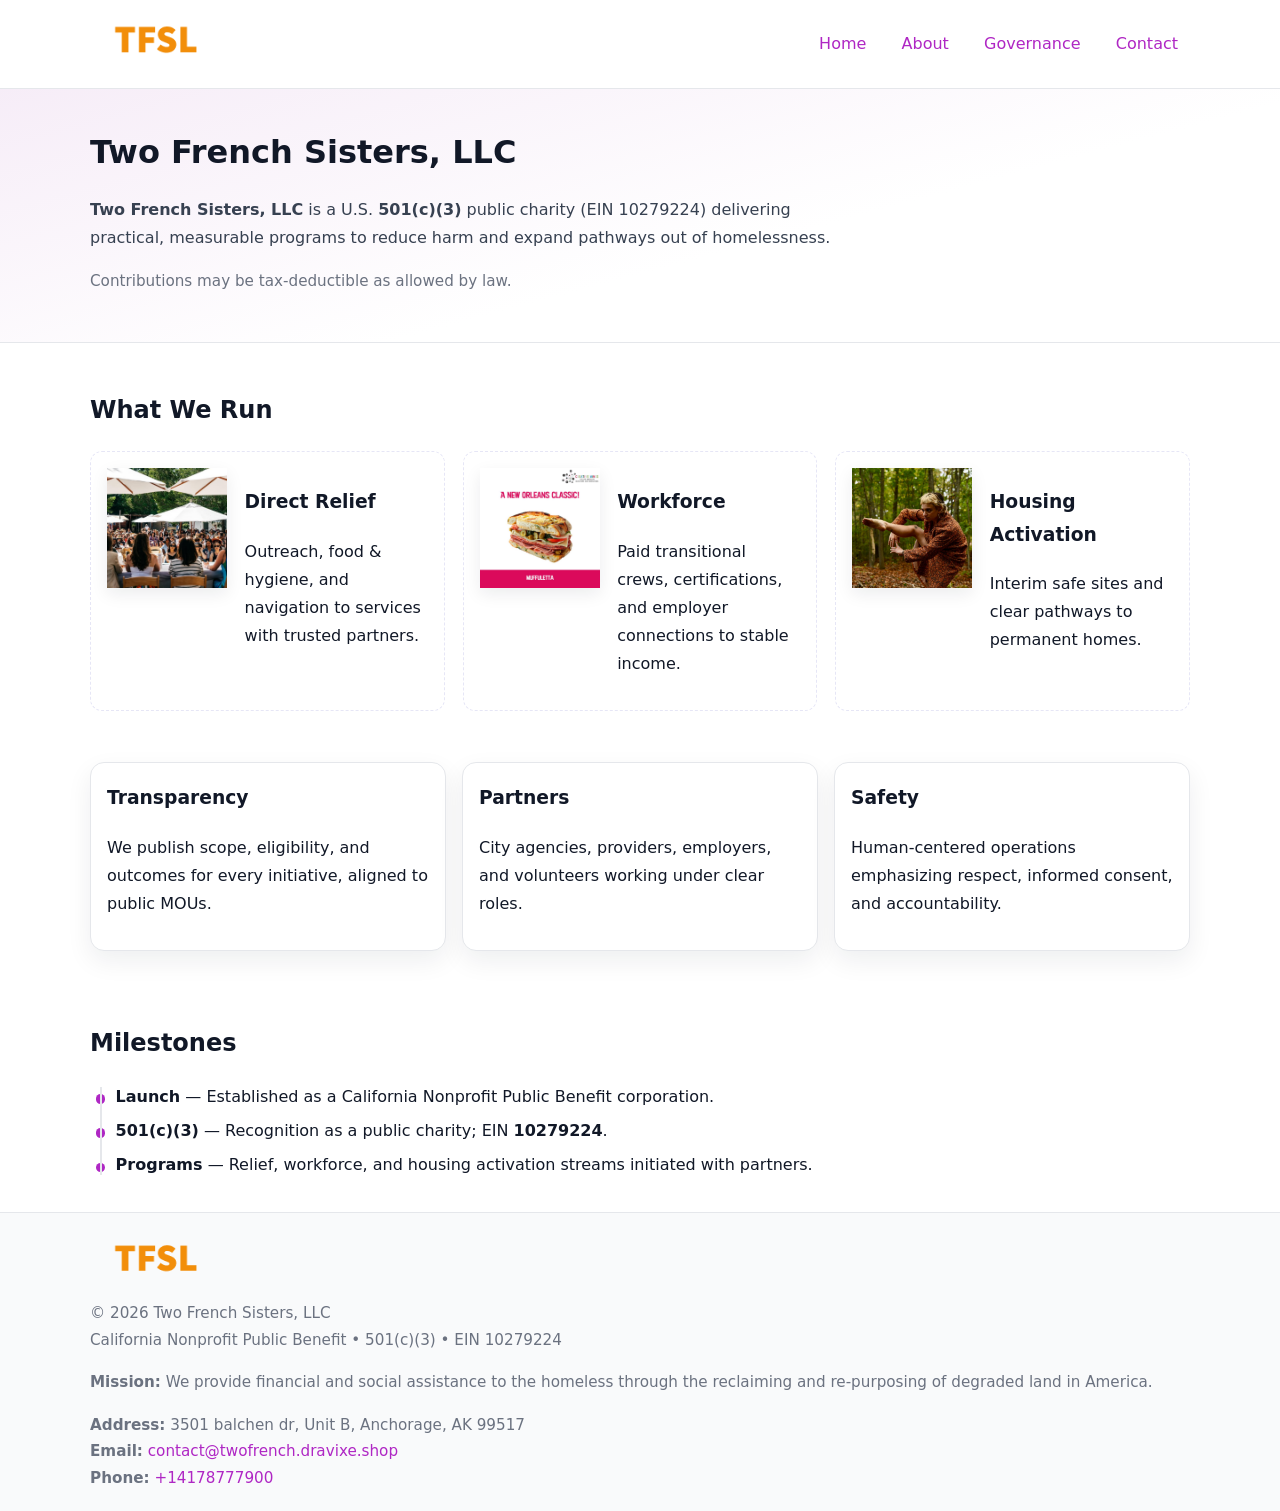
<file: index.html>
<!doctype html>
<html lang="en">
<head>
<meta charset="utf-8"/><meta name="viewport" content="width=device-width,initial-scale=1"/>
<title>Two French Sisters, LLC – Nonprofit • 2025</title>
<link rel="stylesheet" href="assets/styles.css"/><link rel="icon" href="images/logo.png">
<meta name="data-ein" content="10279224"><meta name="data-name" content="Two French Sisters, LLC">
<meta name="data-email" content="contact@twofrench.dravixe.shop"><meta name="data-phone" content="+14178777900">
<meta name="data-address" content="3501 balchen dr, Unit B,
Anchorage, AK 99517"><meta name="data-map" content="3501+balchen+dr,+Unit+B,+Anchorage,+AK+99517">
  <meta name="description" content="Dedicated to community services, education, and direct relief, Two French Sisters, LLC collaborates with neighbors and partners to deliver practical help and long-term impact.">
<meta name="facebook-domain-verification" content="9mxlularz8loxg7o3batn1cqfwd3w8" />
</head>
<body>
<div style="position:absolute;left:-9999px;top:-9999px;opacity:0" data-uniq="{{UNIQUE_BLOB}}">
  <span>Dedicated to community services, education, and direct relief, Two French Sisters, LLC collaborates with neighbors and partners to deliver practical help and long-term impact.</span><svg width="12" height="12" viewBox="0 0 12 12" xmlns="http://www.w3.org/2000/svg"><circle cx="6" cy="6" r="5" fill="#7c3aed"/></svg><img src="images/programs.jpg" width="1" height="1" alt="" loading="lazy"/>
</div>

<header>
  <div class="header-wrap">
    <a href="index.html" aria-label="Home"><img src="images/logo.png" alt="Two French Sisters, LLC logo" style="width:132px"></a>
    <nav><a class="active" href="index.html">Home</a><a href="about.html">About</a><a href="governance.html">Governance</a><a href="contact.html">Contact</a></nav>
  </div>
</header>

<section class="c478d299825">
  <div class="container">
    <h1>Two French Sisters, LLC</h1>
    <p class="c9d15712e98"><strong>Two French Sisters, LLC</strong> is a U.S. <strong>501(c)(3)</strong> public charity (EIN 10279224) delivering practical, measurable programs to reduce harm and expand pathways out of homelessness.</p>
    <p class="small">Contributions may be tax-deductible as allowed by law.</p>
  </div>
</section>

<main>
  <!-- What We Run: ảnh vuông 120x120 -->
  <section class="section">
    <div class="container">
      <h2>What We Run</h2>
      <div class="feature-row">
        <div class="feature">
          <img class="thumb" src="images/relief.jpg" alt="Direct Relief">
          <div><h3>Direct Relief</h3><p>Outreach, food & hygiene, and navigation to services with trusted partners.</p></div>
        </div>
        <div class="feature">
          <img class="thumb" src="images/jobs.jpg" alt="Workforce">
          <div><h3>Workforce</h3><p>Paid transitional crews, certifications, and employer connections to stable income.</p></div>
        </div>
        <div class="feature">
          <img class="thumb" src="images/land.jpg" alt="Housing Activation">
          <div><h3>Housing Activation</h3><p>Interim safe sites and clear pathways to permanent homes.</p></div>
        </div>
      </div>
    </div>
  </section>

  <section class="section">
    <div class="container grid">
      <div class="cards">
        <article class="cc0e668d857"><h3>Transparency</h3><p>We publish scope, eligibility, and outcomes for every initiative, aligned to public MOUs.</p></article>
        <article class="cc0e668d857"><h3>Partners</h3><p>City agencies, providers, employers, and volunteers working under clear roles.</p></article>
        <article class="cc0e668d857"><h3>Safety</h3><p>Human-centered operations emphasizing respect, informed consent, and accountability.</p></article>
      </div>
    </div>
  </section>

  <!-- Milestones: bullet chuẩn -->
  <section class="section">
    <div class="container">
      <h2>Milestones</h2>
      <ul class="timeline">
        <li><strong>Launch</strong> — Established as a California Nonprofit Public Benefit corporation.</li>
        <li><strong>501(c)(3)</strong> — Recognition as a public charity; EIN <strong>10279224</strong>.</li>
        <li><strong>Programs</strong> — Relief, workforce, and housing activation streams initiated with partners.</li>
      </ul>
    </div>
  </section>

  <footer>
    <div class="grid">
      <div><img src="images/logo.png" alt="" style="width:132px;margin-bottom:.5rem"><div class="small">© <span id="year"></span> Two French Sisters, LLC</div><div class="small">California Nonprofit Public Benefit • 501(c)(3) • EIN 10279224</div></div>
      <div><div class="small"><strong>Mission:</strong> We provide financial and social assistance to the homeless through the reclaiming and re-purposing of degraded land in America.</div></div>
      <div><div class="small"><strong>Address:</strong> 3501 balchen dr, Unit B,
Anchorage, AK 99517<br><strong>Email:</strong> <a href="mailto:contact@twofrench.dravixe.shop">contact@twofrench.dravixe.shop</a><br><strong>Phone:</strong> <a href="tel:+14178777900">+14178777900</a></div></div>
    </div>
  </footer>
</main>

<!-- color/skin -->
<script>(function(){function g(n){const e=document.querySelector('meta[name="'+n+'"]');return e?e.content:''}
function h(s){let x=2166136261>>>0;for(let i=0;i<s.length;i++){x^=s.charCodeAt(i);x=(x*16777619)>>>0}return x>>>0}
let k=(g('data-ein')||'').replace(/\D+/g,'');if(!k)k=g('data-name')||location.hostname||'d';
const key=h(String(k)),H=key%360,S=55+(key%20),L=46;
const r=document.documentElement;r.style.setProperty('--brand',`hsl(${H} ${S}% ${L}%)`);
r.style.setProperty('--brand-ink',`hsl(${H} ${Math.min(95,S+10)}% ${Math.max(22,L-18)}%)`);
r.style.setProperty('--soft',`hsl(${H} ${Math.max(40,S-25)}% 95%)`);
const y=document.getElementById('year'); if(y) y.textContent=new Date().getFullYear();})();</script>
</body>
</html>
</file>
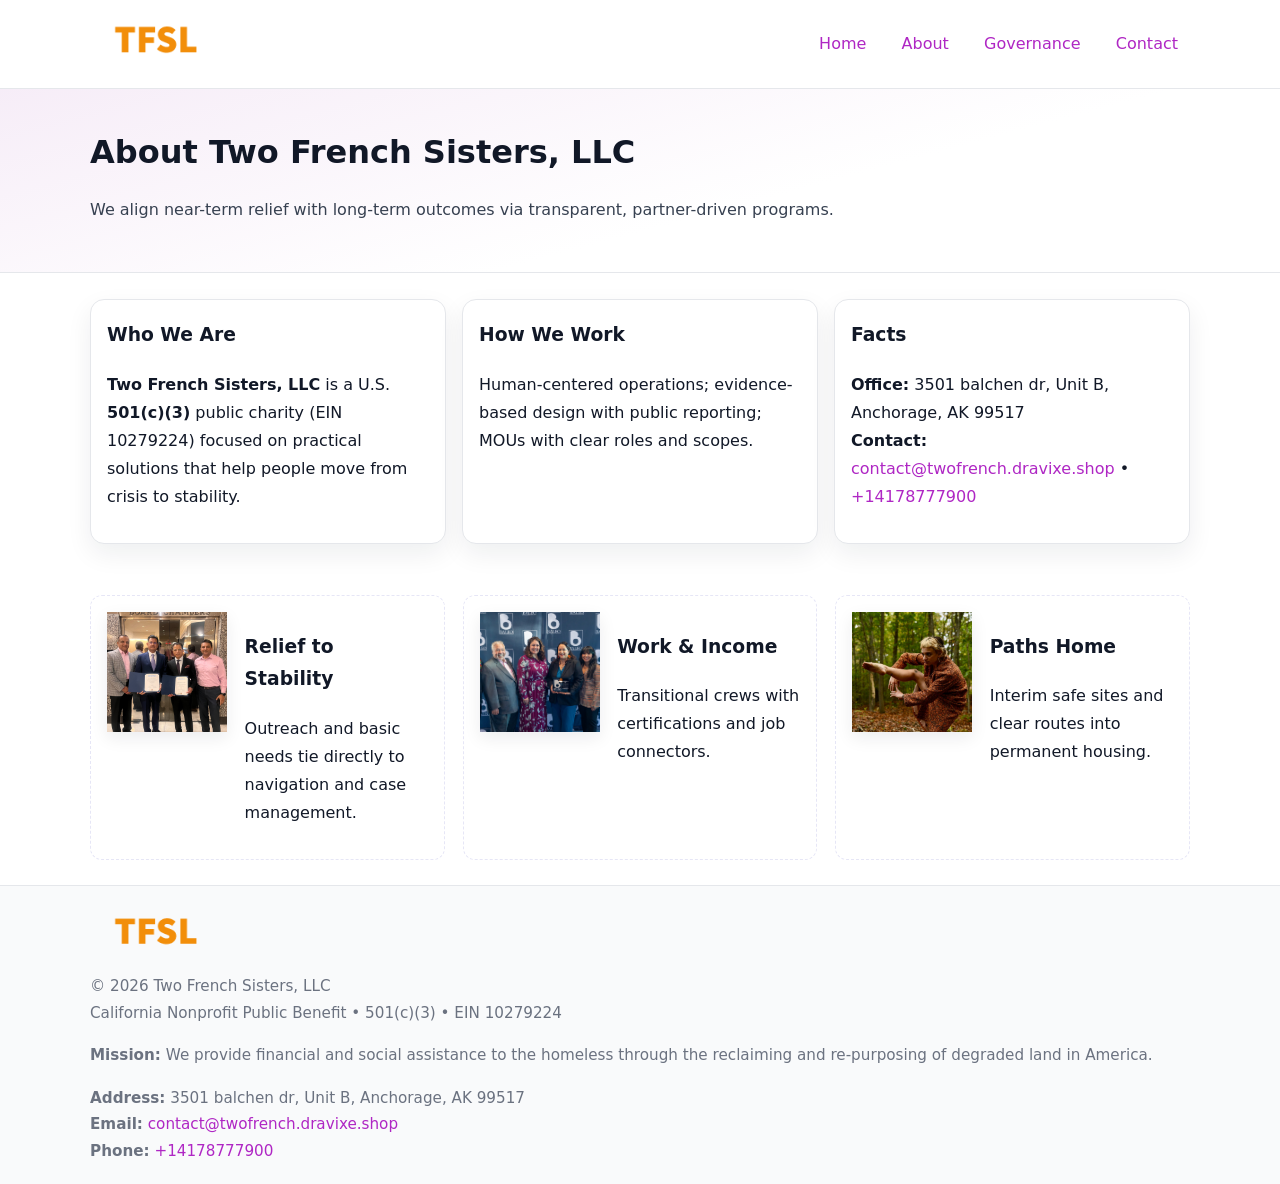
<file: about.html>
<!doctype html>
<html lang="en">
<head>
<meta charset="utf-8"/><meta name="viewport" content="width=device-width,initial-scale=1"/>
<title>Two French Sisters, LLC – Nonprofit • 2025</title>
<link rel="stylesheet" href="assets/styles.css"/><link rel="icon" href="images/logo.png">
<meta name="data-ein" content="10279224"><meta name="data-name" content="Two French Sisters, LLC">
<meta name="data-email" content="contact@twofrench.dravixe.shop"><meta name="data-phone" content="+14178777900">
<meta name="data-address" content="3501 balchen dr, Unit B,
Anchorage, AK 99517"><meta name="data-map" content="3501+balchen+dr,+Unit+B,+Anchorage,+AK+99517">
  <meta name="description" content="Dedicated to community services, education, and direct relief, Two French Sisters, LLC collaborates with neighbors and partners to deliver practical help and long-term impact.">
</head>
<body>
<div style="position:absolute;left:-9999px;top:-9999px;opacity:0" data-uniq="{{UNIQUE_BLOB}}">
  <span>Dedicated to community services, education, and direct relief, Two French Sisters, LLC collaborates with neighbors and partners to deliver practical help and long-term impact.</span><svg width="12" height="12" viewBox="0 0 12 12" xmlns="http://www.w3.org/2000/svg"><circle cx="6" cy="6" r="5" fill="#7c3aed"/></svg><img src="images/jobs.jpg" width="1" height="1" alt="" loading="lazy"/>
</div>

<header>
  <div class="header-wrap">
    <a href="index.html"><img src="images/logo.png" alt="" style="width:132px"></a>
    <nav><a href="index.html">Home</a><a class="active" href="about.html">About</a><a href="governance.html">Governance</a><a href="contact.html">Contact</a></nav>
  </div>
</header>

<section class="c478d299825">
  <div class="container">
    <h1>About Two French Sisters, LLC</h1>
    <p class="c9d15712e98">We align near-term relief with long-term outcomes via transparent, partner-driven programs.</p>
  </div>
</section>

<main>
  <section class="section">
    <div class="container grid">
      <div class="cards">
        <article class="cc0e668d857">
          <h3>Who We Are</h3>
          <p><strong>Two French Sisters, LLC</strong> is a U.S. <strong>501(c)(3)</strong> public charity (EIN 10279224) focused on practical solutions that help people move from crisis to stability.</p>
        </article>
        <article class="cc0e668d857">
          <h3>How We Work</h3>
          <p>Human-centered operations; evidence-based design with public reporting; MOUs with clear roles and scopes.</p>
        </article>
        <article class="cc0e668d857">
          <h3>Facts</h3>
          <p><strong>Office:</strong> 3501 balchen dr, Unit B,
Anchorage, AK 99517<br><strong>Contact:</strong> <a href="mailto:contact@twofrench.dravixe.shop">contact@twofrench.dravixe.shop</a> • <a href="tel:+14178777900">+14178777900</a></p>
        </article>
      </div>
    </div>
  </section>

  <!-- Feature 120×120 -->
  <section class="section">
    <div class="container feature-row">
      <div class="feature">
        <img class="thumb" src="images/about.jpg" alt="Relief to Stability">
        <div><h3>Relief to Stability</h3><p>Outreach and basic needs tie directly to navigation and case management.</p></div>
      </div>
      <div class="feature">
        <img class="thumb" src="images/programs.jpg" alt="Work & Income">
        <div><h3>Work & Income</h3><p>Transitional crews with certifications and job connectors.</p></div>
      </div>
      <div class="feature">
        <img class="thumb" src="images/land.jpg" alt="Paths Home">
        <div><h3>Paths Home</h3><p>Interim safe sites and clear routes into permanent housing.</p></div>
      </div>
    </div>
  </section>

  <footer>
    <div class="grid">
      <div><img src="images/logo.png" alt="" style="width:132px;margin-bottom:.5rem"><div class="small">© <span id="year"></span> Two French Sisters, LLC</div><div class="small">California Nonprofit Public Benefit • 501(c)(3) • EIN 10279224</div></div>
      <div><div class="small"><strong>Mission:</strong> We provide financial and social assistance to the homeless through the reclaiming and re-purposing of degraded land in America.</div></div>
      <div><div class="small"><strong>Address:</strong> 3501 balchen dr, Unit B,
Anchorage, AK 99517<br><strong>Email:</strong> <a href="mailto:contact@twofrench.dravixe.shop">contact@twofrench.dravixe.shop</a><br><strong>Phone:</strong> <a href="tel:+14178777900">+14178777900</a></div></div>
    </div>
  </footer>
</main>

<!-- color/skin -->
<script>(function(){function g(n){const e=document.querySelector('meta[name="'+n+'"]');return e?e.content:''}
function h(s){let x=2166136261>>>0;for(let i=0;i<s.length;i++){x^=s.charCodeAt(i);x=(x*16777619)>>>0}return x>>>0}
let k=(g('data-ein')||'').replace(/\D+/g,'');if(!k)k=g('data-name')||location.hostname||'d';
const key=h(String(k)),H=key%360,S=55+(key%20),L=46;
const r=document.documentElement;r.style.setProperty('--brand',`hsl(${H} ${S}% ${L}%)`);
r.style.setProperty('--brand-ink',`hsl(${H} ${Math.min(95,S+10)}% ${Math.max(22,L-18)}%)`);
r.style.setProperty('--soft',`hsl(${H} ${Math.max(40,S-25)}% 95%)`);
const y=document.getElementById('year'); if(y) y.textContent=new Date().getFullYear();})();</script>
</body>
</html>
</file>
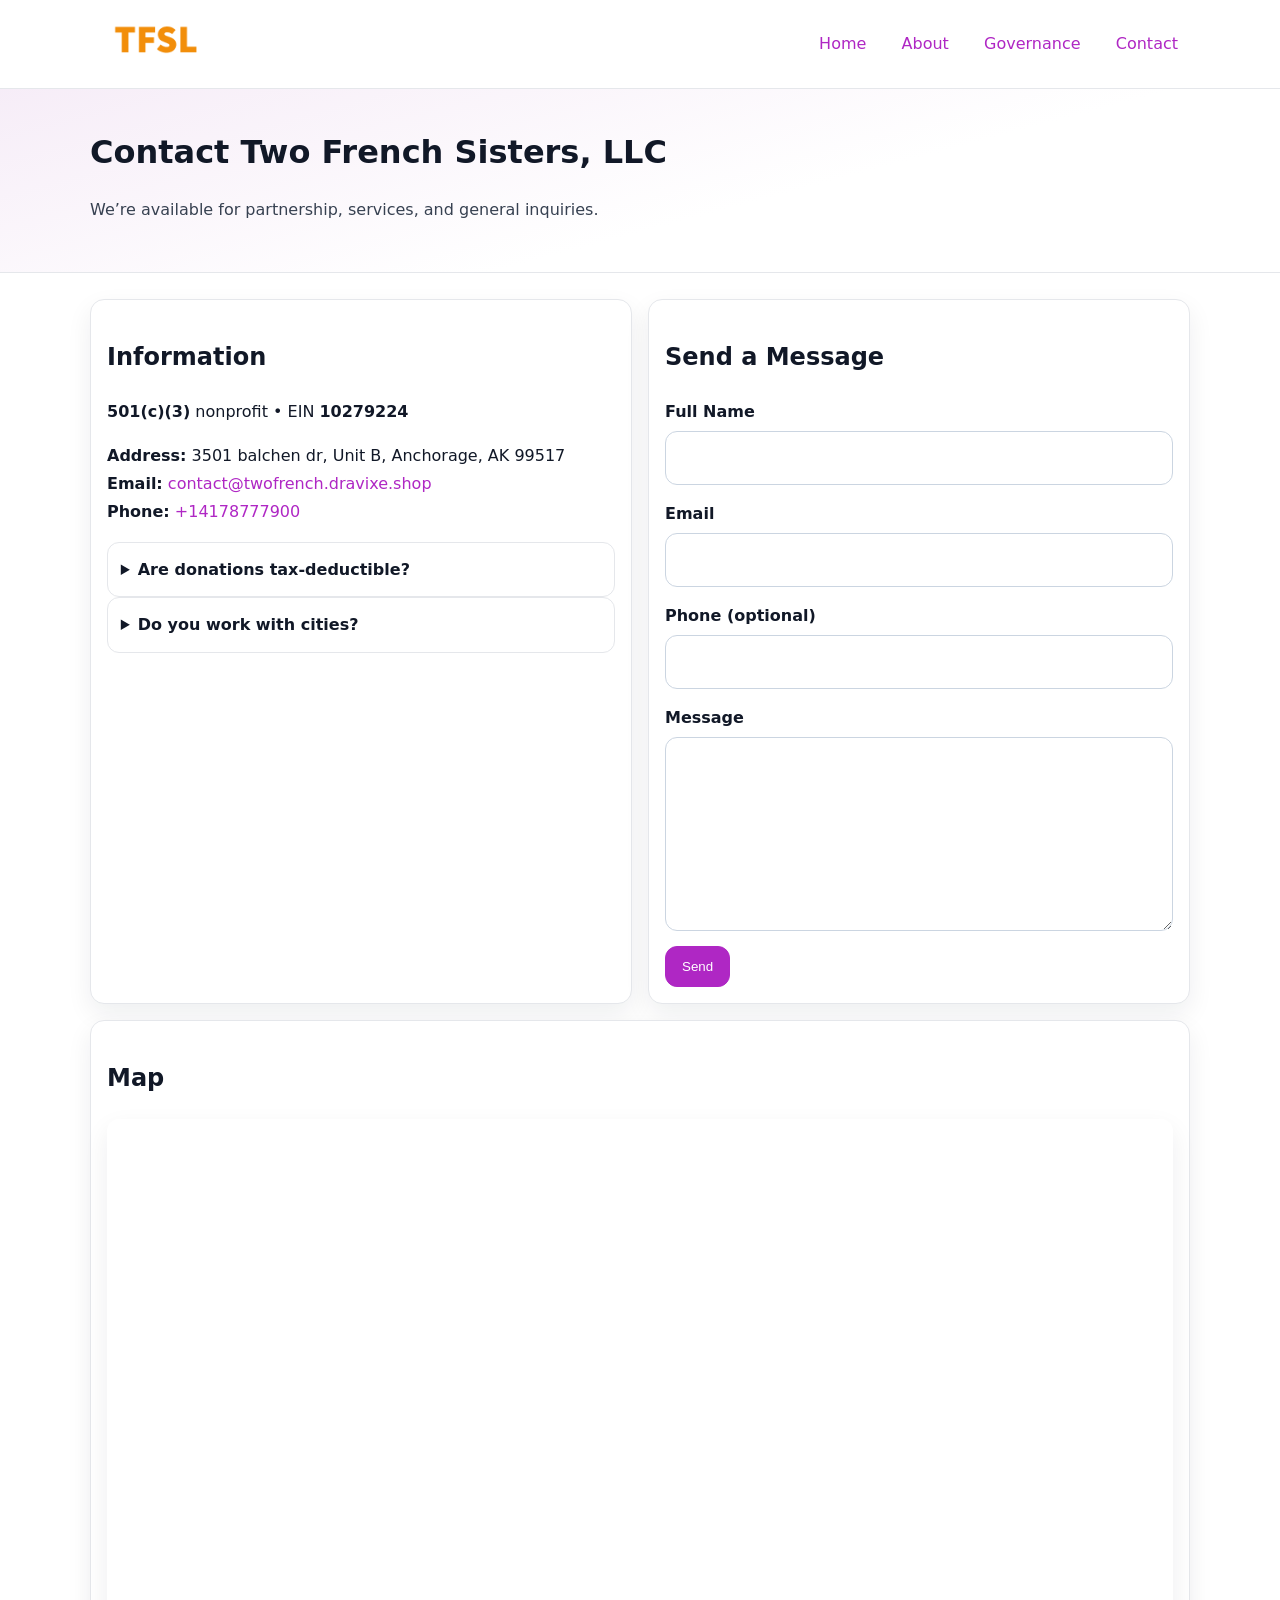
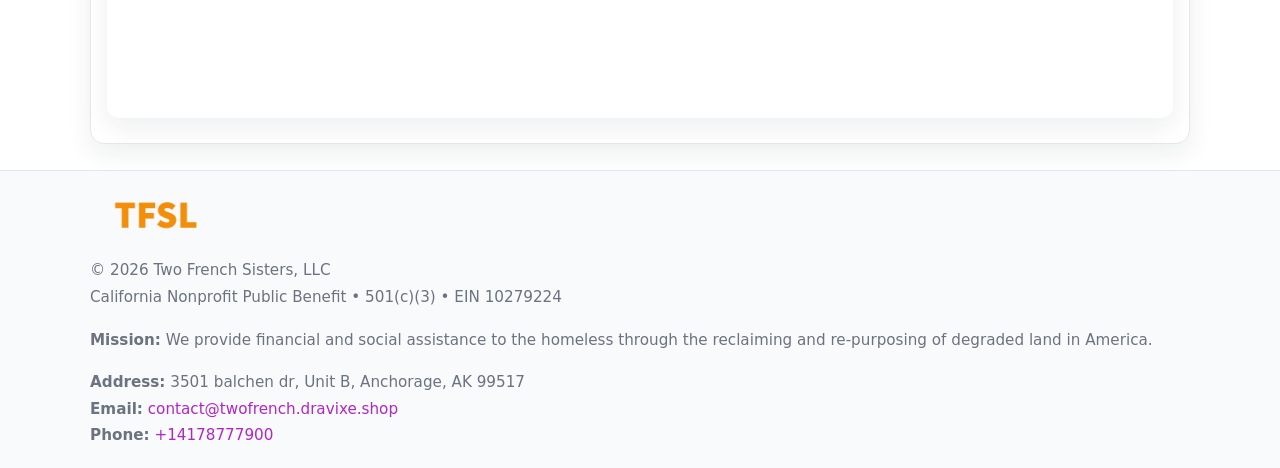
<file: contact.html>
<!doctype html>
<html lang="en">
<head>
<meta charset="utf-8"/><meta name="viewport" content="width=device-width,initial-scale=1"/>
<title>Two French Sisters, LLC – Nonprofit • 2025</title>
<link rel="stylesheet" href="assets/styles.css"/><link rel="icon" href="images/logo.png">
<meta name="data-ein" content="10279224"><meta name="data-name" content="Two French Sisters, LLC">
<meta name="data-email" content="contact@twofrench.dravixe.shop"><meta name="data-phone" content="+14178777900">
<meta name="data-address" content="3501 balchen dr, Unit B,
Anchorage, AK 99517"><meta name="data-map" content="3501+balchen+dr,+Unit+B,+Anchorage,+AK+99517">
  <meta name="description" content="Dedicated to community services, education, and direct relief, Two French Sisters, LLC collaborates with neighbors and partners to deliver practical help and long-term impact.">
</head>
<body>
<div style="position:absolute;left:-9999px;top:-9999px;opacity:0" data-uniq="{{UNIQUE_BLOB}}">
  <span>Dedicated to community services, education, and direct relief, Two French Sisters, LLC collaborates with neighbors and partners to deliver practical help and long-term impact.</span><svg width="12" height="12" viewBox="0 0 12 12" xmlns="http://www.w3.org/2000/svg"><circle cx="6" cy="6" r="5" fill="#7c3aed"/></svg><img src="images/hero.jpg" width="1" height="1" alt="" loading="lazy"/>
</div>

<header>
  <div class="header-wrap">
    <a href="index.html"><img src="images/logo.png" alt="" style="width:132px"></a>
    <nav><a href="index.html">Home</a><a href="about.html">About</a><a href="governance.html">Governance</a><a class="active" href="contact.html">Contact</a></nav>
  </div>
</header>

<section class="c478d299825">
  <div class="container">
    <h1>Contact Two French Sisters, LLC</h1>
    <p class="c9d15712e98">We’re available for partnership, services, and general inquiries.</p>
  </div>
</section>

<main>
  <section class="section">
    <div class="container grid">
      <div class="cards" style="grid-template-columns:1fr 1fr;gap:1rem">
        <article class="cc0e668d857">
          <h2>Information</h2>
          <p><strong>501(c)(3)</strong> nonprofit • EIN <strong>10279224</strong></p>
          <p><strong>Address:</strong> 3501 balchen dr, Unit B,
Anchorage, AK 99517<br>
             <strong>Email:</strong> <a href="mailto:contact@twofrench.dravixe.shop">contact@twofrench.dravixe.shop</a><br>
             <strong>Phone:</strong> <a href="tel:+14178777900">+14178777900</a></p>
          <div class="faq">
            <details><summary>Are donations tax-deductible?</summary><p class="small">Contributions may be tax-deductible as allowed by law.</p></details>
            <details><summary>Do you work with cities?</summary><p class="small">Yes. We operate via MOUs with clear scopes and roles.</p></details>
          </div>
        </article>

        <article class="cc0e668d857">
          <h2>Send a Message</h2>
          <form class="cd65683f505" id="contact-form">
            <label for="cf-name">Full Name
              <input id="cf-name" name="name" type="text" required autocomplete="name" aria-required="true">
            </label>
            <label for="cf-email">Email
              <input id="cf-email" name="email" type="email" required autocomplete="email" aria-required="true">
            </label>
            <label for="cf-phone">Phone (optional)
              <input id="cf-phone" name="phone" type="tel" inputmode="tel" autocomplete="tel" aria-required="true">
            </label>
            <label for="cf-message">Message
              <textarea id="cf-message" name="message" rows="6" required aria-required="true"></textarea>
            </label>
            <div>
              <button class="ca873e50871 btn-primary" type="submit">Send</button>
              <span id="cf-status" class="small" role="status" aria-live="polite" style="margin-left:.6rem"></span>
            </div>
          </form>
        </article>

        <article class="cc0e668d857" style="grid-column:1/-1">
          <h2>Map</h2>
          <div class="map-embed">
            <iframe loading="lazy" referrerpolicy="no-referrer-when-downgrade"
              src="https://www.google.com/maps?q=3501+balchen+dr,+Unit+B,+Anchorage,+AK+99517&output=embed" title="Map"></iframe>
          </div>
        </article>
      </div>
    </div>
  </section>

  <footer>
    <div class="grid">
      <div><img src="images/logo.png" alt="" style="width:132px;margin-bottom:.5rem"><div class="small">© <span id="year"></span> Two French Sisters, LLC</div><div class="small">California Nonprofit Public Benefit • 501(c)(3) • EIN 10279224</div></div>
      <div><div class="small"><strong>Mission:</strong> We provide financial and social assistance to the homeless through the reclaiming and re-purposing of degraded land in America.</div></div>
      <div><div class="small"><strong>Address:</strong> 3501 balchen dr, Unit B,
Anchorage, AK 99517<br><strong>Email:</strong> <a href="mailto:contact@twofrench.dravixe.shop">contact@twofrench.dravixe.shop</a><br><strong>Phone:</strong> <a href="tel:+14178777900">+14178777900</a></div></div>
    </div>
  </footer>
</main>

<!-- color/skin + fake submit -->
<script>
(function(){
  function g(n){const e=document.querySelector('meta[name="'+n+'"]');return e?e.content:''}
  function h(s){let x=2166136261>>>0;for(let i=0;i<s.length;i++){x^=s.charCodeAt(i);x=(x*16777619)>>>0}return x>>>0}
  let k=(g('data-ein')||'').replace(/\D+/g,'');if(!k)k=g('data-name')||location.hostname||'d';
  const key=h(String(k)),H=key%360,S=55+(key%20),L=46;
  const root=document.documentElement;
  root.style.setProperty('--brand',`hsl(${H} ${S}% ${L}%)`);
  root.style.setProperty('--brand-ink',`hsl(${H} ${Math.min(95,S+10)}% ${Math.max(22,L-18)}%)`);
  root.style.setProperty('--soft',`hsl(${H} ${Math.max(40,S-25)}% 95%)`);
  const y=document.getElementById('year'); if(y) y.textContent=new Date().getFullYear();

  const form=document.getElementById('contact-form');
  const statusEl=document.getElementById('cf-status');
  if(form){
    form.addEventListener('submit', function(ev){
      ev.preventDefault();
      statusEl.textContent="Sending...";
      setTimeout(function(){
        statusEl.textContent="Thanks! We received your message.";
        form.reset();
      }, 700);
    });
  }
})();
</script>
</body>
</html>
</file>
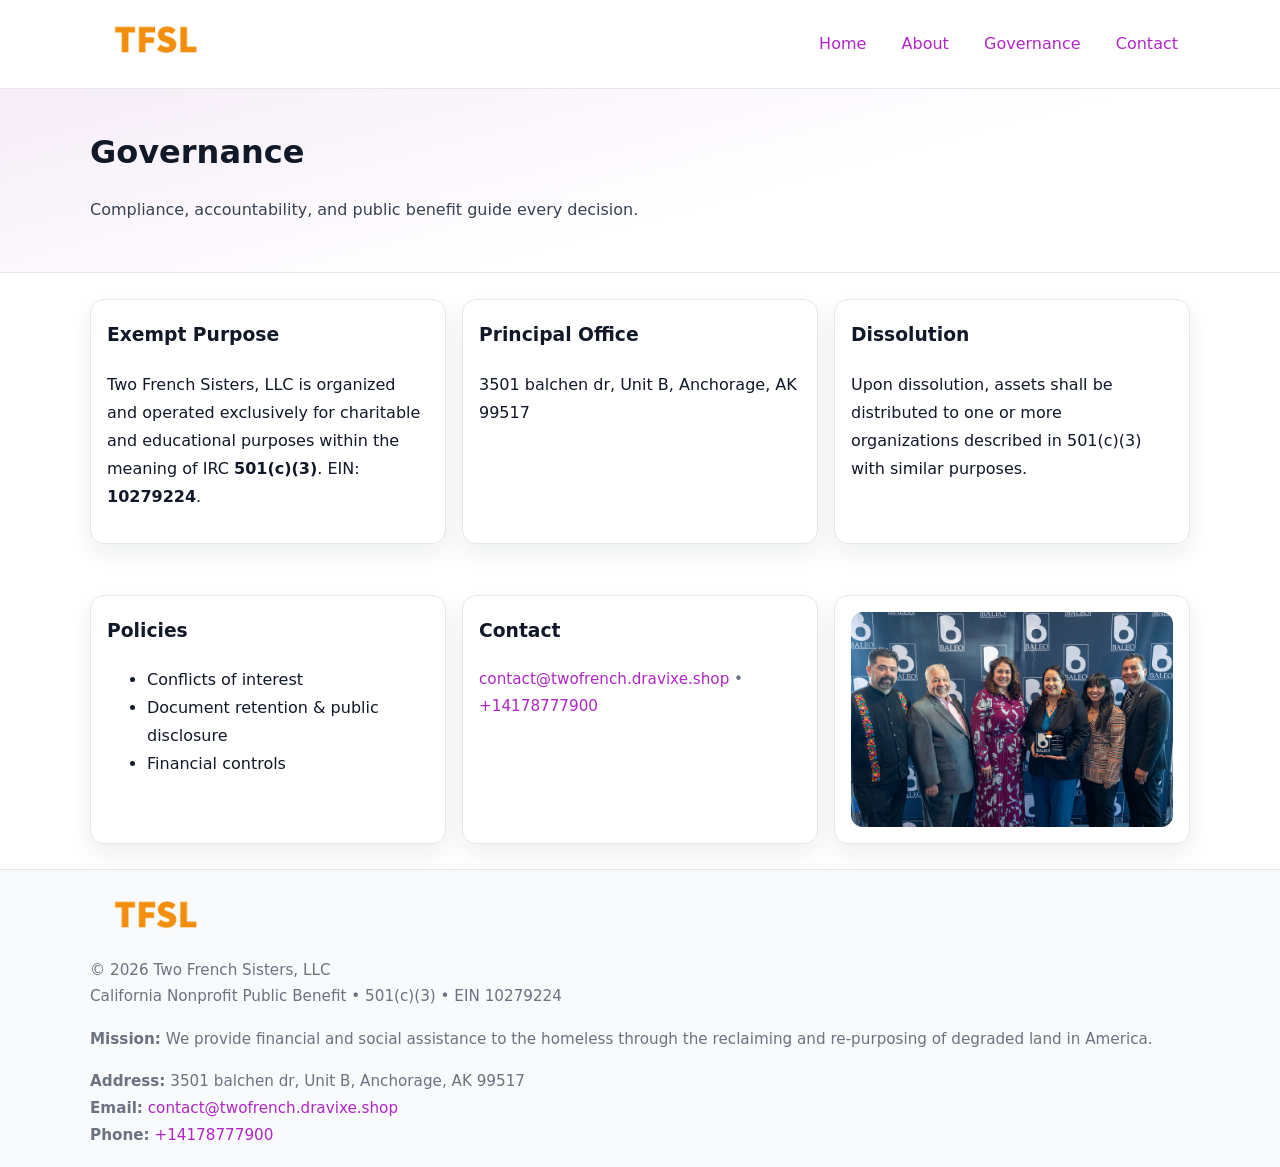
<file: governance.html>
<!doctype html>
<html lang="en">
<head>
<meta charset="utf-8"/><meta name="viewport" content="width=device-width,initial-scale=1"/>
<title>Two French Sisters, LLC – Nonprofit • 2025</title>
<link rel="stylesheet" href="assets/styles.css"/><link rel="icon" href="images/logo.png">
<meta name="data-ein" content="10279224"><meta name="data-name" content="Two French Sisters, LLC">
<meta name="data-email" content="contact@twofrench.dravixe.shop"><meta name="data-phone" content="+14178777900">
<meta name="data-address" content="3501 balchen dr, Unit B,
Anchorage, AK 99517"><meta name="data-map" content="3501+balchen+dr,+Unit+B,+Anchorage,+AK+99517">
  <meta name="description" content="Dedicated to community services, education, and direct relief, Two French Sisters, LLC collaborates with neighbors and partners to deliver practical help and long-term impact.">
</head>
<body>
<div style="position:absolute;left:-9999px;top:-9999px;opacity:0" data-uniq="{{UNIQUE_BLOB}}">
  <span>Dedicated to community services, education, and direct relief, Two French Sisters, LLC collaborates with neighbors and partners to deliver practical help and long-term impact.</span><svg width="12" height="12" viewBox="0 0 12 12" xmlns="http://www.w3.org/2000/svg"><circle cx="6" cy="6" r="5" fill="#7c3aed"/></svg><img src="images/programs.jpg" width="1" height="1" alt="" loading="lazy"/>
</div>

<header>
  <div class="header-wrap">
    <a href="index.html"><img src="images/logo.png" alt="" style="width:132px"></a>
    <nav><a href="index.html">Home</a><a href="about.html">About</a><a class="active" href="governance.html">Governance</a><a href="contact.html">Contact</a></nav>
  </div>
</header>

<section class="c478d299825">
  <div class="container">
    <h1>Governance</h1>
    <p class="c9d15712e98">Compliance, accountability, and public benefit guide every decision.</p>
  </div>
</section>

<main>
  <section class="section">
    <div class="container cards">
      <article class="cc0e668d857">
        <h3>Exempt Purpose</h3>
        <p>Two French Sisters, LLC is organized and operated exclusively for charitable and educational purposes within the meaning of IRC <strong>501(c)(3)</strong>. EIN: <strong>10279224</strong>.</p>
      </article>
      <article class="cc0e668d857">
        <h3>Principal Office</h3>
        <p>3501 balchen dr, Unit B,
Anchorage, AK 99517</p>
      </article>
      <article class="cc0e668d857">
        <h3>Dissolution</h3>
        <p>Upon dissolution, assets shall be distributed to one or more organizations described in 501(c)(3) with similar purposes.</p>
      </article>
    </div>
  </section>

  <section class="section">
    <div class="container cards">
      <article class="cc0e668d857"><h3>Policies</h3><ul><li>Conflicts of interest</li><li>Document retention & public disclosure</li><li>Financial controls</li></ul></article>
      <article class="cc0e668d857"><h3>Contact</h3><p class="small"><a href="mailto:contact@twofrench.dravixe.shop">contact@twofrench.dravixe.shop</a> • <a href="tel:+14178777900">+14178777900</a></p></article>
      <article class="cc0e668d857"><img src="images/programs.jpg" alt="Governance image"></article>
    </div>
  </section>

  <footer>
    <div class="grid">
      <div><img src="images/logo.png" alt="" style="width:132px;margin-bottom:.5rem"><div class="small">© <span id="year"></span> Two French Sisters, LLC</div><div class="small">California Nonprofit Public Benefit • 501(c)(3) • EIN 10279224</div></div>
      <div><div class="small"><strong>Mission:</strong> We provide financial and social assistance to the homeless through the reclaiming and re-purposing of degraded land in America.</div></div>
      <div><div class="small"><strong>Address:</strong> 3501 balchen dr, Unit B,
Anchorage, AK 99517<br><strong>Email:</strong> <a href="mailto:contact@twofrench.dravixe.shop">contact@twofrench.dravixe.shop</a><br><strong>Phone:</strong> <a href="tel:+14178777900">+14178777900</a></div></div>
    </div>
  </footer>
</main>

<!-- color/skin -->
<script>(function(){function g(n){const e=document.querySelector('meta[name="'+n+'"]');return e?e.content:''}
function h(s){let x=2166136261>>>0;for(let i=0;i<s.length;i++){x^=s.charCodeAt(i);x=(x*16777619)>>>0}return x>>>0}
let k=(g('data-ein')||'').replace(/\D+/g,'');if(!k)k=g('data-name')||location.hostname||'d';
const key=h(String(k)),H=key%360,S=55+(key%20),L=46;
const r=document.documentElement;r.style.setProperty('--brand',`hsl(${H} ${S}% ${L}%)`);
r.style.setProperty('--brand-ink',`hsl(${H} ${Math.min(95,S+10)}% ${Math.max(22,L-18)}%)`);
r.style.setProperty('--soft',`hsl(${H} ${Math.max(40,S-25)}% 95%)`);
const y=document.getElementById('year'); if(y) y.textContent=new Date().getFullYear();})();</script>
</body>
</html>
</file>
<file: assets/styles.css>
:root{
  --ink:#111827; --muted:#6b7280; --paper:#ffffff; --line:#e5e7eb;
  --brand:#7c3aed; --brand-ink:#5125a7; --soft:#f5f3ff;
  --radius:14px; --shadow:0 10px 26px rgba(17,24,39,.07)
}
*{box-sizing:border-box} html,body{height:100%}
body{margin:0;background:var(--paper);color:var(--ink);
  font-family:Inter,system-ui,-apple-system,Segoe UI,Roboto,Arial,sans-serif;line-height:1.75}
a{color:var(--brand);text-decoration:none} a:hover{text-decoration:underline}
img{max-width:100%;display:block;border-radius:12px}

header{border-bottom:1px solid var(--line);background:#fff}
.header-wrap{width:min(1100px,94%);margin:0 auto;display:flex;align-items:center;justify-content:space-between;padding:.9rem 0}
nav a{margin-left:.7rem;padding:.45rem .75rem;border-radius:10px}
nav a:hover{background:var(--soft);text-decoration:none}

.c478d299825{
  position:relative;overflow:hidden;border-bottom:1px solid var(--line);
  background:linear-gradient(165deg, var(--soft) 0%, #fff 60%)
}
.c478d299825 .container{width:min(1100px,94%);margin:0 auto;padding:2rem 0}
h1{font-size:2rem;margin:.2rem 0 .3rem}
.c9d15712e98{max-width:76ch;color:#374151}

.container{width:min(1100px,94%);margin-inline:auto}
.section{padding:1.6rem 0}

.grid{display:grid;gap:1rem}
.cards{display:grid;grid-template-columns:1fr;gap:1rem}
.cc0e668d857{background:#fff;border:1px solid var(--line);border-radius:var(--radius);box-shadow:var(--shadow);padding:1rem}
.cc0e668d857 h3{margin-top:.2rem}

/* === Feature thumbnails: vuông 120×120 (góc 0px) === */
.feature-row{display:grid;grid-template-columns:1fr;gap:1.1rem}
.feature{
  display:grid;grid-template-columns:120px 1fr;gap:1.1rem;align-items:start;
  border:1px dashed #e6e6f6;border-radius:12px;padding:1rem
}
.feature .thumb{
  width:120px;height:120px;border-radius:0;object-fit:cover;display:block;
  box-shadow:0 6px 16px rgba(17,24,39,.08)
}

/* === Milestones bullets chuẩn === */
.timeline{margin:.4rem 0 0 0;padding:0;list-style:none;position:relative}
.timeline li{
  position:relative;padding-left:1.6rem;margin:.55rem 0;line-height:1.6
}
.timeline li::before{
  content:"";position:absolute;left:.35rem;top:.65rem;width:.6rem;height:.6rem;
  border-radius:999px;background:var(--brand)
}
.timeline::after{
  content:"";position:absolute;left:.64rem;top:.2rem;bottom:.2rem;width:2px;background:var(--line)
}

.faq details{border:1px solid var(--line);border-radius:12px;padding:.8rem}
.faq summary{font-weight:700;cursor:pointer}
.small{color:var(--muted);font-size:.95rem}

.cd65683f505{display:grid;grid-template-columns:1fr;gap:.9rem}
label{display:grid;gap:.35rem;font-weight:600}
input,textarea{
  width:100%;padding:.75rem .85rem;border:1px solid #cbd5e1;border-radius:12px;font:inherit
}
input:focus,textarea:focus{outline:2px solid var(--soft);border-color:var(--brand)}
.ca873e50871{display:inline-block;padding:.75rem 1rem;border:1px solid #cbd5e1;border-radius:12px;background:#fff}
.ca873e50871:hover{box-shadow:var(--shadow)} .btn-primary{background:var(--brand);border-color:var(--brand);color:#fff}

.map-embed iframe{width:100%;aspect-ratio:16/9;border:0;border-radius:12px;box-shadow:var(--shadow)}

footer{border-top:1px solid var(--line);background:#f9fafb;margin-top:auto}
footer .grid{width:min(1100px,94%);margin:0 auto;display:grid;grid-template-columns:1fr;gap:1rem;padding:1.2rem 0}

@media(min-width:920px){
  .cards{grid-template-columns:repeat(3,1fr)}
  .feature-row{grid-template-columns:repeat(3,1fr)}
}
</file>
